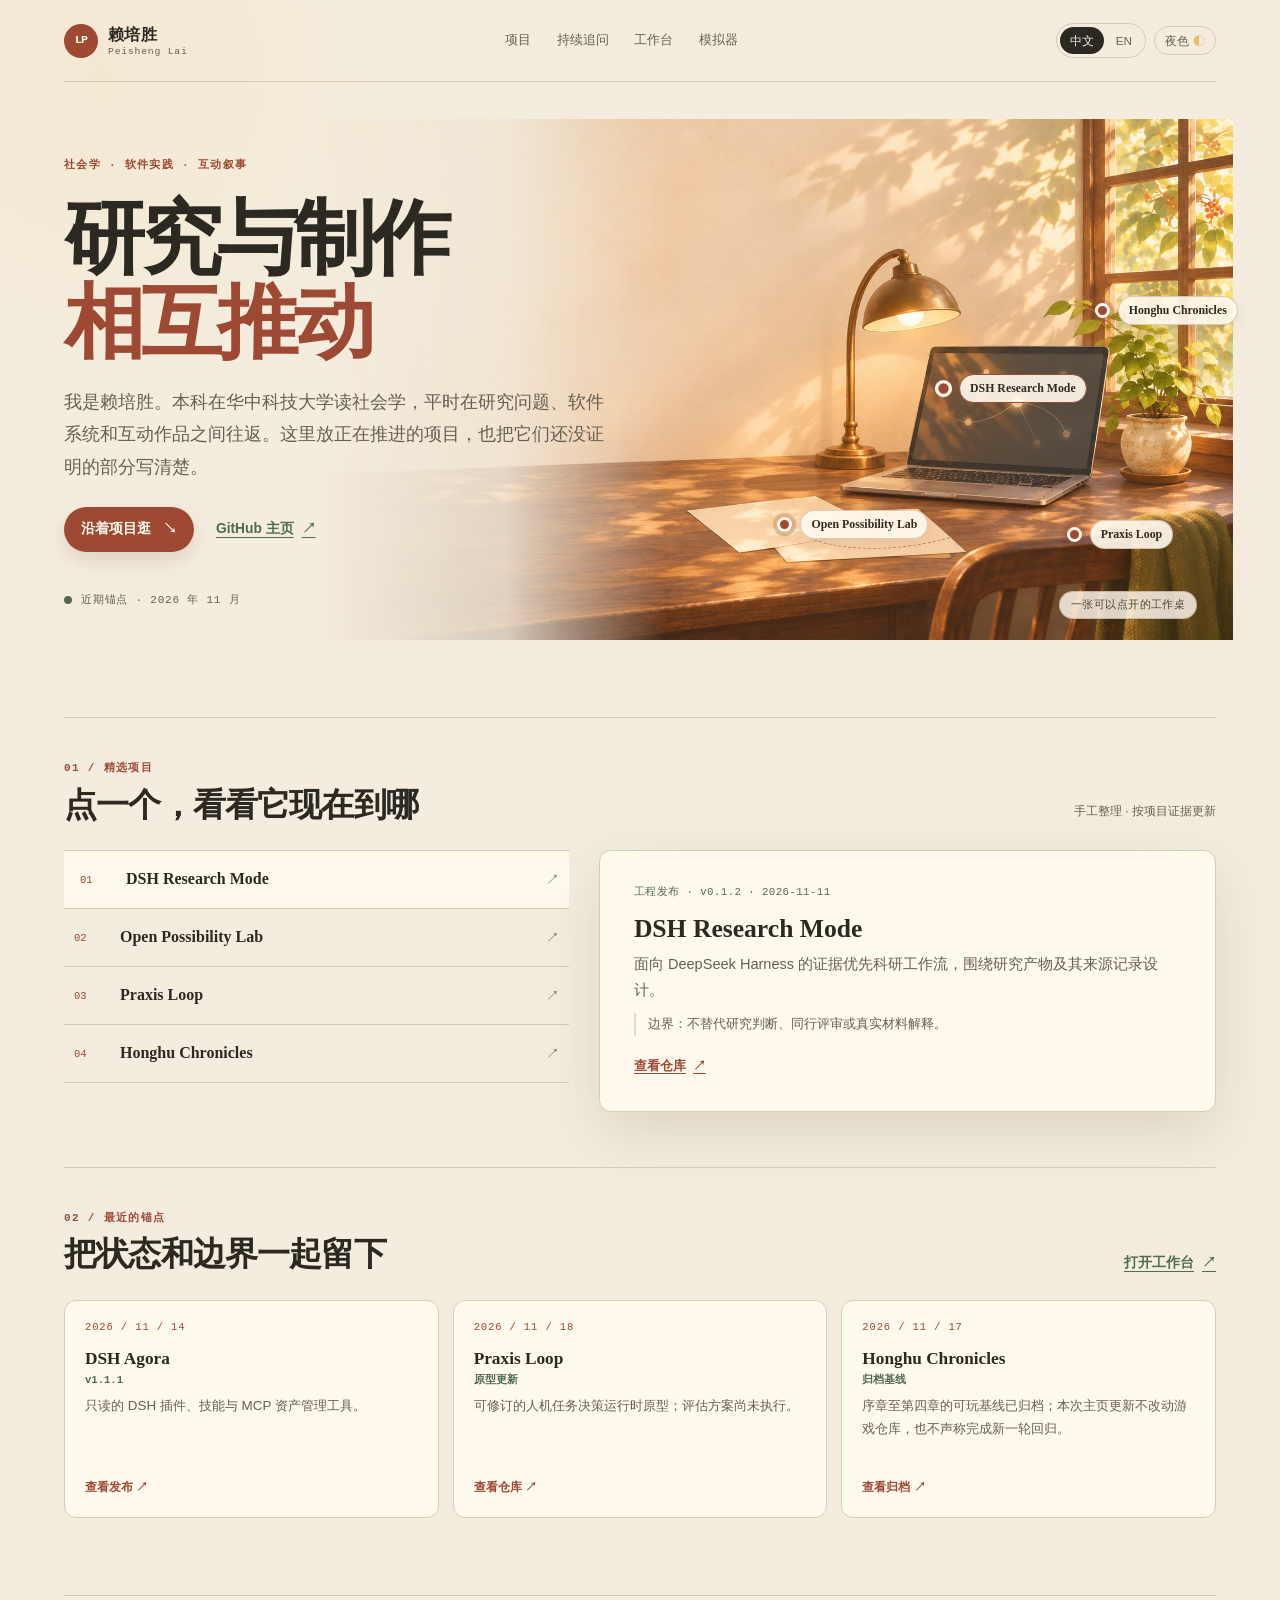
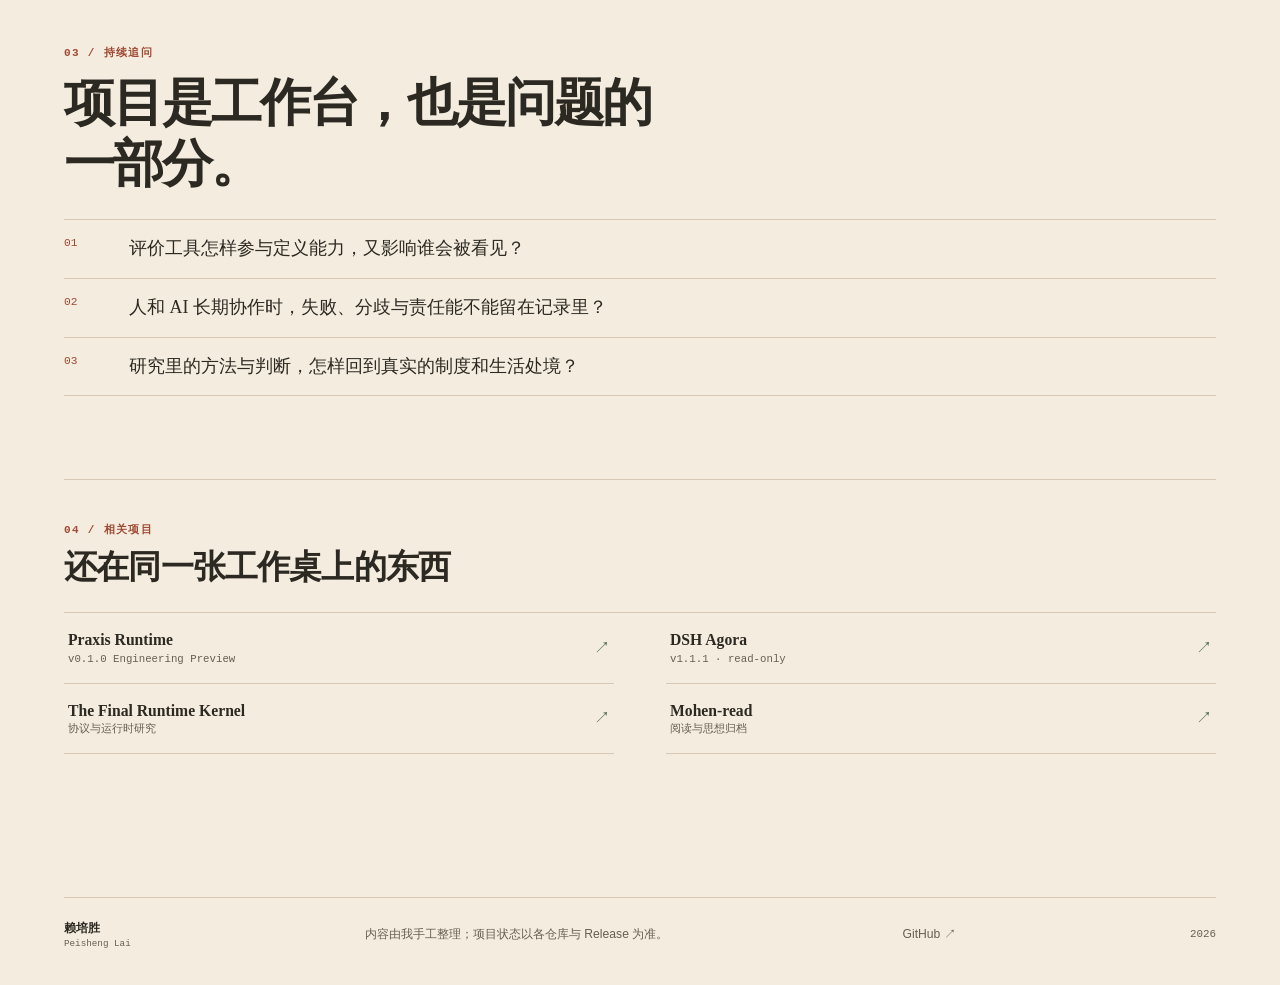
<file: index.html>
<!doctype html>
<html lang="zh-CN" data-title-zh="赖培胜 · 研究与制作" data-title-en="Peisheng Lai · Research and Making" data-description-zh="赖培胜的个人主页：社会学问题、软件实践与互动叙事。" data-description-en="Peisheng Lai's personal homepage: sociological questions, software practice, and interactive narrative.">
<head>
  <meta charset="utf-8"><meta name="viewport" content="width=device-width, initial-scale=1">
  <meta name="description" content="赖培胜的个人主页：社会学问题、软件实践与互动叙事。"><meta name="color-scheme" content="light dark"><meta name="theme-color" content="#f4eddf">
  <title>赖培胜 · 研究与制作</title>
  <link rel="stylesheet" href="assets/tokens.css"><link rel="stylesheet" href="assets/site.css"><link rel="stylesheet" href="assets/home.css">
  <script defer src="assets/site.js"></script><script defer src="assets/home.js"></script>
</head>
<body>
<a class="skip-link" href="#main"><span data-copy-lang="zh">跳到正文</span><span data-copy-lang="en" hidden>Skip to content</span></a>
<div class="site-shell">
  <header class="site-head">
    <a class="brand" href="./" aria-label="赖培胜 · Peisheng Lai"><span class="brand__mark" aria-hidden="true">LP</span><span class="brand__name">赖培胜 <small>Peisheng Lai</small></span></a>
    <nav class="main-nav" aria-label="主要导航" data-aria-zh="主要导航" data-aria-en="Primary navigation">
      <a href="#projects"><span data-copy-lang="zh">项目</span><span data-copy-lang="en" hidden>Projects</span></a>
      <a href="#questions"><span data-copy-lang="zh">持续追问</span><span data-copy-lang="en" hidden>Questions</span></a>
      <a href="desk/"><span data-copy-lang="zh">工作台</span><span data-copy-lang="en" hidden>Workbench</span></a>
      <a href="sandbox/"><span data-copy-lang="zh">模拟器</span><span data-copy-lang="en" hidden>Sandbox</span></a>
    </nav>
    <div class="head-controls">
      <div class="language-switch" role="group" aria-label="语言 / Language" data-aria-zh="语言" data-aria-en="Language"><button type="button" data-language="zh" aria-pressed="true">中文</button><button type="button" data-language="en" aria-pressed="false">EN</button></div>
      <button class="theme-switch" type="button" data-theme-toggle><span data-copy-lang="zh">夜色</span><span data-copy-lang="en" hidden>Night</span><span class="theme-switch__icon" aria-hidden="true">◐</span></button>
    </div>
  </header>
  <main id="main">
    <section class="hero" aria-labelledby="hero-title">
      <div class="hero-copy">
        <p class="eyebrow"><span data-copy-lang="zh">社会学 · 软件实践 · 互动叙事</span><span data-copy-lang="en" hidden>SOCIOLOGY · SOFTWARE PRACTICE · INTERACTIVE NARRATIVE</span></p>
        <h1 id="hero-title"><span data-copy-lang="zh">研究与制作</span><span data-copy-lang="en" hidden>Research and making</span><br><em><span data-copy-lang="zh">相互推动</span><span data-copy-lang="en" hidden>move together</span></em></h1>
        <p class="hero-intro"><span data-copy-lang="zh">我是赖培胜。本科在华中科技大学读社会学，平时在研究问题、软件系统和互动作品之间往返。这里放正在推进的项目，也把它们还没证明的部分写清楚。</span><span data-copy-lang="en" hidden>I’m Peisheng Lai. I study sociology at Huazhong University of Science and Technology and move between research questions, software systems, and interactive projects. This page gathers current work and states what each project has not yet established.</span></p>
        <div class="hero-actions"><a class="button button--primary" href="#projects"><span data-copy-lang="zh">沿着项目逛</span><span data-copy-lang="en" hidden>Explore projects</span><span aria-hidden="true">↘</span></a><a class="text-link" href="https://github.com/peishenglai3-hash"><span data-copy-lang="zh">GitHub 主页</span><span data-copy-lang="en" hidden>GitHub profile</span><span aria-hidden="true">↗</span></a></div>
        <p class="hero-note"><span class="pulse-dot" aria-hidden="true"></span><span data-copy-lang="zh">近期锚点 · 2026 年 11 月</span><span data-copy-lang="en" hidden>Current anchors · November 2026</span></p>
      </div>
      <div class="desk-stage">
        <img class="desk-art" src="assets/study-room.png" width="1660" height="927" alt="">
        <span class="scene-caption"><span data-copy-lang="zh">一张可以点开的工作桌</span><span data-copy-lang="en" hidden>A workbench you can explore</span></span>
        <button class="project-pin pin--research" type="button" data-project="research-mode" aria-controls="project-detail" aria-pressed="true"><span class="pin__dot" aria-hidden="true"></span><span class="pin__label">DSH Research Mode</span></button>
        <button class="project-pin pin--opl" type="button" data-project="open-possibility-lab" aria-controls="project-detail" aria-pressed="false"><span class="pin__dot" aria-hidden="true"></span><span class="pin__label">Open Possibility Lab</span></button>
        <button class="project-pin pin--praxis" type="button" data-project="praxis-loop" aria-controls="project-detail" aria-pressed="false"><span class="pin__dot" aria-hidden="true"></span><span class="pin__label">Praxis Loop</span></button>
        <button class="project-pin pin--honghu" type="button" data-project="honghu-chronicles" aria-controls="project-detail" aria-pressed="false"><span class="pin__dot" aria-hidden="true"></span><span class="pin__label">Honghu Chronicles</span></button>
        <span class="scene-path" aria-hidden="true"></span>
      </div>
    </section>

    <section class="project-dock" id="projects" aria-labelledby="projects-title">
      <div class="section-heading"><div><p class="eyebrow">01 / <span data-copy-lang="zh">精选项目</span><span data-copy-lang="en" hidden>SELECTED PROJECTS</span></p><h2 id="projects-title"><span data-copy-lang="zh">点一个，看看它现在到哪</span><span data-copy-lang="en" hidden>Choose a project to see its current state</span></h2></div><p class="section-aside"><span data-copy-lang="zh">手工整理 · 按项目证据更新</span><span data-copy-lang="en" hidden>Curated by hand · Updated from project evidence</span></p></div>
      <div class="project-layout">
        <div class="project-list" role="group" aria-label="精选项目" data-aria-zh="精选项目" data-aria-en="Selected projects">
          <button type="button" data-project="research-mode" aria-controls="project-detail" aria-pressed="true"><span class="project-index">01</span><span class="project-list__name">DSH Research Mode</span><span class="project-arrow" aria-hidden="true">↗</span></button>
          <button type="button" data-project="open-possibility-lab" aria-controls="project-detail" aria-pressed="false"><span class="project-index">02</span><span class="project-list__name">Open Possibility Lab</span><span class="project-arrow" aria-hidden="true">↗</span></button>
          <button type="button" data-project="praxis-loop" aria-controls="project-detail" aria-pressed="false"><span class="project-index">03</span><span class="project-list__name">Praxis Loop</span><span class="project-arrow" aria-hidden="true">↗</span></button>
          <button type="button" data-project="honghu-chronicles" aria-controls="project-detail" aria-pressed="false"><span class="project-index">04</span><span class="project-list__name">Honghu Chronicles</span><span class="project-arrow" aria-hidden="true">↗</span></button>
        </div>
        <article class="project-detail" id="project-detail" aria-live="polite" aria-atomic="true">
          <p class="project-detail__meta" id="project-meta">工程发布 · v0.1.2 · 2026-11-11</p><h3 id="project-name">DSH Research Mode</h3>
          <p id="project-description">面向 DeepSeek Harness 的证据优先科研工作流，围绕研究产物及其来源记录设计。</p>
          <p class="project-detail__boundary" id="project-boundary">边界：不替代研究判断、同行评审或真实材料解释。</p>
          <a id="project-link" href="https://github.com/peishenglai3-hash/dsh-research-mode" target="_blank" rel="noreferrer"><span data-copy-lang="zh">查看仓库</span><span data-copy-lang="en" hidden>Open repository</span><span aria-hidden="true">↗</span></a>
        </article>
      </div>
    </section>

    <section class="recent-section" aria-labelledby="recent-title">
      <div class="section-heading"><div><p class="eyebrow">02 / <span data-copy-lang="zh">最近的锚点</span><span data-copy-lang="en" hidden>RECENT ANCHORS</span></p><h2 id="recent-title"><span data-copy-lang="zh">把状态和边界一起留下</span><span data-copy-lang="en" hidden>Keep status and limits visible</span></h2></div><a class="text-link" href="desk/"><span data-copy-lang="zh">打开工作台</span><span data-copy-lang="en" hidden>Open workbench</span><span aria-hidden="true">↗</span></a></div>
      <div class="recent-grid">
        <article class="recent-item"><span class="recent-date">2026 / 11 / 14</span><h3>DSH Agora <small>v1.1.1</small></h3><p><span data-copy-lang="zh">只读的 DSH 插件、技能与 MCP 资产管理工具。</span><span data-copy-lang="en" hidden>A read-only asset steward for DSH plugins, skills, and MCPs.</span></p><a href="https://github.com/peishenglai3-hash/dsh-agora/releases/tag/v1.1.1"><span data-copy-lang="zh">查看发布</span><span data-copy-lang="en" hidden>View release</span> ↗</a></article>
        <article class="recent-item"><span class="recent-date">2026 / 11 / 18</span><h3>Praxis Loop <small><span data-copy-lang="zh">原型更新</span><span data-copy-lang="en" hidden>Prototype update</span></small></h3><p><span data-copy-lang="zh">可修订的人机任务决策运行时原型；评估方案尚未执行。</span><span data-copy-lang="en" hidden>A runtime prototype for revisable human–AI task decisions; the evaluation plan has not been run.</span></p><a href="https://github.com/peishenglai3-hash/praxis-loop"><span data-copy-lang="zh">查看仓库</span><span data-copy-lang="en" hidden>View repository</span> ↗</a></article>
        <article class="recent-item"><span class="recent-date">2026 / 11 / 17</span><h3>Honghu Chronicles <small><span data-copy-lang="zh">归档基线</span><span data-copy-lang="en" hidden>Archived baseline</span></small></h3><p><span data-copy-lang="zh">序章至第四章的可玩基线已归档；本次主页更新不改动游戏仓库，也不声称完成新一轮回归。</span><span data-copy-lang="en" hidden>The playable prologue-to-chapter-four baseline is archived. This homepage update leaves the game repository untouched and makes no new regression claim.</span></p><a href="https://github.com/peishenglai3-hash/honghu-chronicles"><span data-copy-lang="zh">查看归档</span><span data-copy-lang="en" hidden>View archive</span> ↗</a></article>
      </div>
    </section>

    <section class="questions-section" id="questions" aria-labelledby="questions-title">
      <p class="eyebrow">03 / <span data-copy-lang="zh">持续追问</span><span data-copy-lang="en" hidden>OPEN QUESTIONS</span></p><h2 id="questions-title"><span data-copy-lang="zh">项目是工作台，也是问题的一部分。</span><span data-copy-lang="en" hidden>Projects are workbenches—and part of the questions.</span></h2>
      <div class="question-lines">
        <p><span>01</span><span data-copy-lang="zh">评价工具怎样参与定义能力，又影响谁会被看见？</span><span data-copy-lang="en" hidden>How do evaluation tools help define ability—and shape who gets recognized?</span></p>
        <p><span>02</span><span data-copy-lang="zh">人和 AI 长期协作时，失败、分歧与责任能不能留在记录里？</span><span data-copy-lang="en" hidden>In long-term human–AI work, can failure, dissent, and responsibility remain visible?</span></p>
        <p><span>03</span><span data-copy-lang="zh">研究里的方法与判断，怎样回到真实的制度和生活处境？</span><span data-copy-lang="en" hidden>How can research methods and judgments return to real institutions and lived conditions?</span></p>
      </div>
    </section>

    <section class="more-projects" aria-labelledby="more-title">
      <div class="section-heading"><div><p class="eyebrow">04 / <span data-copy-lang="zh">相关项目</span><span data-copy-lang="en" hidden>RELATED PROJECTS</span></p><h2 id="more-title"><span data-copy-lang="zh">还在同一张工作桌上的东西</span><span data-copy-lang="en" hidden>More work from the same desk</span></h2></div></div>
      <div class="related-list">
        <a href="https://github.com/peishenglai3-hash/praxis-runtime"><span><b>Praxis Runtime</b><small>v0.1.0 Engineering Preview</small></span><span aria-hidden="true">↗</span></a>
        <a href="https://github.com/peishenglai3-hash/dsh-agora"><span><b>DSH Agora</b><small>v1.1.1 · read-only</small></span><span aria-hidden="true">↗</span></a>
        <a href="https://github.com/peishenglai3-hash/the_final-runtime-kernel"><span><b>The Final Runtime Kernel</b><small><span data-copy-lang="zh">协议与运行时研究</span><span data-copy-lang="en" hidden>Runtime and protocol research</span></small></span><span aria-hidden="true">↗</span></a>
        <a href="https://github.com/peishenglai3-hash/Mohen-read"><span><b>Mohen-read</b><small><span data-copy-lang="zh">阅读与思想归档</span><span data-copy-lang="en" hidden>Reading and thought archive</span></small></span><span aria-hidden="true">↗</span></a>
      </div>
    </section>
  </main>
  <footer class="site-foot"><a class="footer-name" href="./">赖培胜 <span>Peisheng Lai</span></a><p><span data-copy-lang="zh">内容由我手工整理；项目状态以各仓库与 Release 为准。</span><span data-copy-lang="en" hidden>Curated by me; project status follows each repository and release.</span></p><a href="https://github.com/peishenglai3-hash">GitHub ↗</a><span class="foot-year">2026</span></footer>
</div>
</body>
</html>
</file>
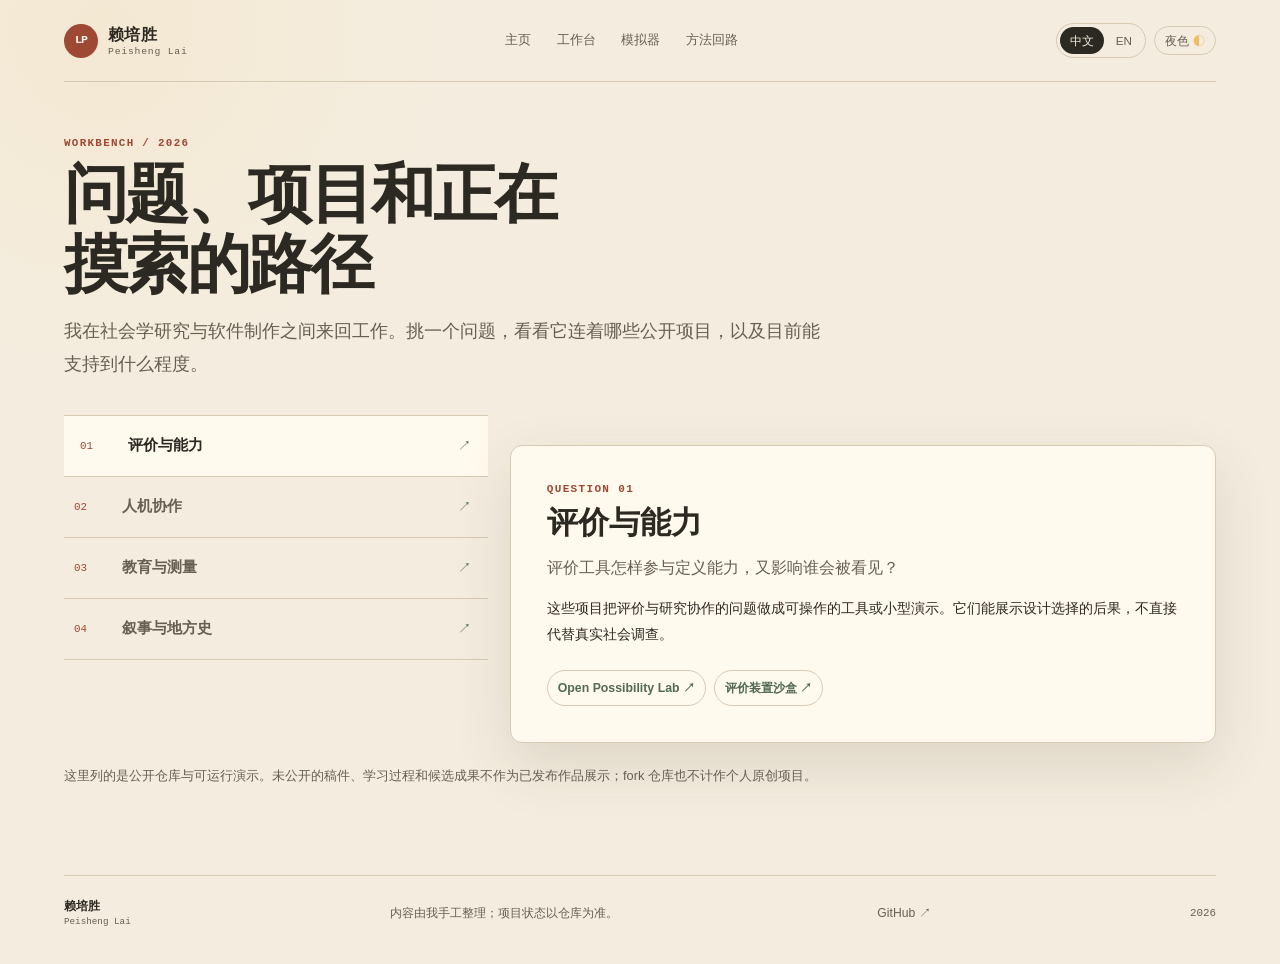
<file: desk/index.html>
<!doctype html>
<html lang="zh-CN" data-title-zh="工作台 · 赖培胜" data-title-en="Workbench · Peisheng Lai" data-description-zh="赖培胜持续追问的问题，以及它们对应的公开项目。" data-description-en="Peisheng Lai's open questions and the public projects connected to them.">
<head>
  <meta charset="utf-8"><meta name="viewport" content="width=device-width, initial-scale=1">
  <meta name="description" content="赖培胜持续追问的问题，以及它们对应的公开项目。">
  <meta name="color-scheme" content="light dark"><title>工作台 · 赖培胜</title>
  <link rel="stylesheet" href="../assets/tokens.css"><link rel="stylesheet" href="../assets/site.css"><link rel="stylesheet" href="../assets/tools.css">
  <script defer src="../assets/site.js"></script><script defer src="../assets/desk.js"></script>
</head>
<body>
<a class="skip-link" href="#main"><span data-copy-lang="zh">跳到正文</span><span data-copy-lang="en" hidden>Skip to content</span></a>
<div class="site-shell">
  <header class="site-head">
    <a class="brand" href="../" aria-label="赖培胜 · Peisheng Lai"><span class="brand__mark" aria-hidden="true">LP</span><span class="brand__name">赖培胜 <small>Peisheng Lai</small></span></a>
    <nav class="main-nav" aria-label="主要导航" data-aria-zh="主要导航" data-aria-en="Primary navigation">
      <a href="../"><span data-copy-lang="zh">主页</span><span data-copy-lang="en" hidden>Home</span></a>
      <a href="./" aria-current="page"><span data-copy-lang="zh">工作台</span><span data-copy-lang="en" hidden>Workbench</span></a>
      <a href="../sandbox/"><span data-copy-lang="zh">模拟器</span><span data-copy-lang="en" hidden>Sandbox</span></a>
      <a href="../field/"><span data-copy-lang="zh">方法回路</span><span data-copy-lang="en" hidden>Method loop</span></a>
    </nav>
    <div class="head-controls">
      <div class="language-switch" role="group" aria-label="语言 / Language" data-aria-zh="语言" data-aria-en="Language"><button type="button" data-language="zh" aria-pressed="true">中文</button><button type="button" data-language="en" aria-pressed="false">EN</button></div>
      <button class="theme-switch" type="button" data-theme-toggle><span data-copy-lang="zh">夜色</span><span data-copy-lang="en" hidden>Night</span><span class="theme-switch__icon" aria-hidden="true">◐</span></button>
    </div>
  </header>
  <main id="main" class="subpage">
    <p class="subpage-kicker">WORKBENCH / 2026</p>
    <h1><span data-copy-lang="zh">问题、项目和正在摸索的路径</span><span data-copy-lang="en" hidden>Questions, projects, and paths in progress</span></h1>
    <p class="subpage-lede"><span data-copy-lang="zh">我在社会学研究与软件制作之间来回工作。挑一个问题，看看它连着哪些公开项目，以及目前能支持到什么程度。</span><span data-copy-lang="en" hidden>I move between sociological research and software making. Choose a question to see the public projects connected to it and what their current evidence supports.</span></p>
    <div class="topic-grid">
      <div class="topic-tabs" role="group" aria-label="持续追问" data-aria-zh="持续追问" data-aria-en="Open questions">
        <button type="button" data-topic="evaluation" aria-pressed="true"><span class="tab-number">01</span><span class="tab-name"><span data-copy-lang="zh">评价与能力</span><span data-copy-lang="en" hidden>Evaluation & ability</span></span><span class="tab-arrow">↗</span></button>
        <button type="button" data-topic="collaboration" aria-pressed="false"><span class="tab-number">02</span><span class="tab-name"><span data-copy-lang="zh">人机协作</span><span data-copy-lang="en" hidden>Human–AI work</span></span><span class="tab-arrow">↗</span></button>
        <button type="button" data-topic="education" aria-pressed="false"><span class="tab-number">03</span><span class="tab-name"><span data-copy-lang="zh">教育与测量</span><span data-copy-lang="en" hidden>Education & measurement</span></span><span class="tab-arrow">↗</span></button>
        <button type="button" data-topic="narrative" aria-pressed="false"><span class="tab-number">04</span><span class="tab-name"><span data-copy-lang="zh">叙事与地方史</span><span data-copy-lang="en" hidden>Narrative & local history</span></span><span class="tab-arrow">↗</span></button>
      </div>
      <article class="topic-detail panel" id="topic-detail" aria-live="polite" aria-atomic="true">
        <p class="eyebrow" id="topic-kicker">QUESTION 01</p>
        <h2 id="topic-title">评价与能力</h2>
        <p class="topic-detail__question" id="topic-question">评价工具怎样参与定义能力，又影响谁会被看见？</p>
        <p class="topic-detail__text" id="topic-text">这里的项目把问题做成可操作的研究工具或小型演示；它们说明设计选择会带来什么变化，不直接代替真实社会调查。</p>
        <ul class="topic-links" id="topic-links"></ul>
      </article>
    </div>
    <p class="workbench-note"><span data-copy-lang="zh">这里列的是公开仓库与可运行演示。未公开的稿件、学习过程和候选成果不作为已发布作品展示；fork 仓库也不计作个人原创项目。</span><span data-copy-lang="en" hidden>This page points to public repositories and runnable demonstrations. Unpublished drafts and candidate work are not presented as released work; forked repositories are not listed as original projects.</span></p>
  </main>
  <footer class="site-foot"><a class="footer-name" href="../">赖培胜 <span>Peisheng Lai</span></a><p><span data-copy-lang="zh">内容由我手工整理；项目状态以仓库为准。</span><span data-copy-lang="en" hidden>Curated by me; project status follows the repositories.</span></p><a href="https://github.com/peishenglai3-hash">GitHub ↗</a><span class="foot-year">2026</span></footer>
</div>
</body>
</html>
</file>
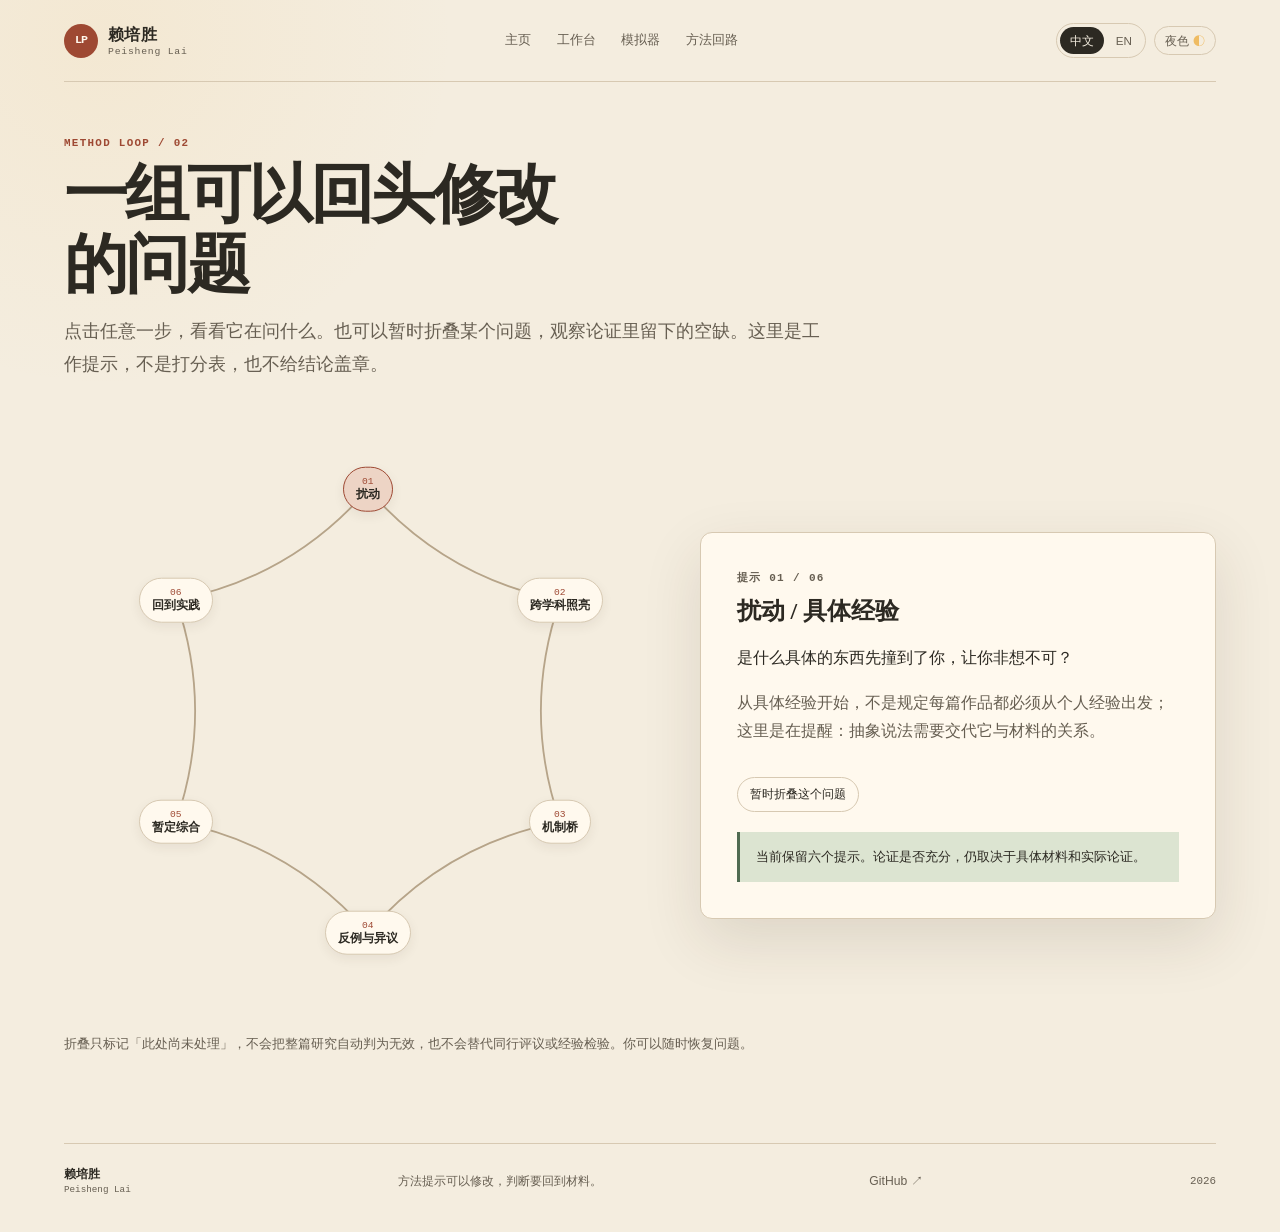
<file: field/index.html>
<!doctype html>
<html lang="zh-CN" data-title-zh="方法回路 · 赖培胜" data-title-en="Method Loop · Peisheng Lai" data-description-zh="一组可以修改的研究问题提示，不给研究结论盖章。" data-description-en="A revisable set of research prompts; it does not certify research conclusions.">
<head>
  <meta charset="utf-8"><meta name="viewport" content="width=device-width, initial-scale=1">
  <meta name="description" content="一组可以修改的研究问题提示，不给研究结论盖章。">
  <meta name="color-scheme" content="light dark"><title>方法回路 · 赖培胜</title>
  <link rel="stylesheet" href="../assets/tokens.css"><link rel="stylesheet" href="../assets/site.css"><link rel="stylesheet" href="../assets/tools.css">
  <script defer src="../assets/site.js"></script><script defer src="../assets/field.js"></script>
</head>
<body>
<a class="skip-link" href="#main"><span data-copy-lang="zh">跳到正文</span><span data-copy-lang="en" hidden>Skip to content</span></a>
<div class="site-shell">
  <header class="site-head">
    <a class="brand" href="../" aria-label="赖培胜 · Peisheng Lai"><span class="brand__mark" aria-hidden="true">LP</span><span class="brand__name">赖培胜 <small>Peisheng Lai</small></span></a>
    <nav class="main-nav" aria-label="主要导航" data-aria-zh="主要导航" data-aria-en="Primary navigation">
      <a href="../"><span data-copy-lang="zh">主页</span><span data-copy-lang="en" hidden>Home</span></a>
      <a href="../desk/"><span data-copy-lang="zh">工作台</span><span data-copy-lang="en" hidden>Workbench</span></a>
      <a href="../sandbox/"><span data-copy-lang="zh">模拟器</span><span data-copy-lang="en" hidden>Sandbox</span></a>
      <a href="./" aria-current="page"><span data-copy-lang="zh">方法回路</span><span data-copy-lang="en" hidden>Method loop</span></a>
    </nav>
    <div class="head-controls">
      <div class="language-switch" role="group" aria-label="语言 / Language" data-aria-zh="语言" data-aria-en="Language"><button type="button" data-language="zh" aria-pressed="true">中文</button><button type="button" data-language="en" aria-pressed="false">EN</button></div>
      <button class="theme-switch" type="button" data-theme-toggle><span data-copy-lang="zh">夜色</span><span data-copy-lang="en" hidden>Night</span><span class="theme-switch__icon" aria-hidden="true">◐</span></button>
    </div>
  </header>
  <main id="main" class="subpage">
    <p class="subpage-kicker">METHOD LOOP / 02</p>
    <h1><span data-copy-lang="zh">一组可以回头修改的问题</span><span data-copy-lang="en" hidden>Questions you can return to and revise</span></h1>
    <p class="subpage-lede"><span data-copy-lang="zh">点击任意一步，看看它在问什么。也可以暂时折叠某个问题，观察论证里留下的空缺。这里是工作提示，不是打分表，也不给结论盖章。</span><span data-copy-lang="en" hidden>Select a step to see its question. You can also temporarily fold a prompt away and inspect the gap left in an argument. This is a working aid, not a scorecard or a stamp of validity.</span></p>

    <div class="loop-layout">
      <div class="loop-wheel" id="loop-wheel" role="group" aria-label="六个研究提示组成的回路" data-aria-zh="六个研究提示组成的回路" data-aria-en="Loop of six research prompts">
        <svg viewBox="0 0 560 560" aria-hidden="true"><g id="loop-paths"></g></svg>
      </div>
      <section class="loop-detail panel" aria-live="polite" aria-atomic="true">
        <p class="eyebrow" id="step-count">PROMPT 01 / 06</p>
        <h2 id="step-title">扰动 / 具体经验</h2>
        <p class="question" id="step-question">是什么具体的东西先撞到了你，让你非想不可？</p>
        <p id="step-note">从具体经验开始，不是规定每篇作品都必须从个人经验出发；这里只是在提醒：抽象说法需要交代它与材料的关系。</p>
        <button class="loop-toggle" id="fold-step" type="button" aria-pressed="false">暂时折叠这个问题</button>
        <div class="loop-state" id="loop-state" aria-live="polite">当前保留六个提示。论证是否充分，仍取决于具体材料和实际论证。</div>
      </section>
    </div>
    <p class="workbench-note"><span data-copy-lang="zh">折叠只标记「此处尚未处理」，不会把整篇研究自动判为无效，也不会替代同行评议或经验检验。你可以随时恢复问题。</span><span data-copy-lang="en" hidden>Folding a prompt only marks an unresolved area. It does not automatically invalidate a study or replace peer review and empirical examination. You can restore any prompt at any time.</span></p>
  </main>
  <footer class="site-foot"><a class="footer-name" href="../">赖培胜 <span>Peisheng Lai</span></a><p><span data-copy-lang="zh">方法提示可以修改，判断要回到材料。</span><span data-copy-lang="en" hidden>Prompts can change; judgment returns to the material.</span></p><a href="https://github.com/peishenglai3-hash">GitHub ↗</a><span class="foot-year">2026</span></footer>
</div>
</body>
</html>
</file>
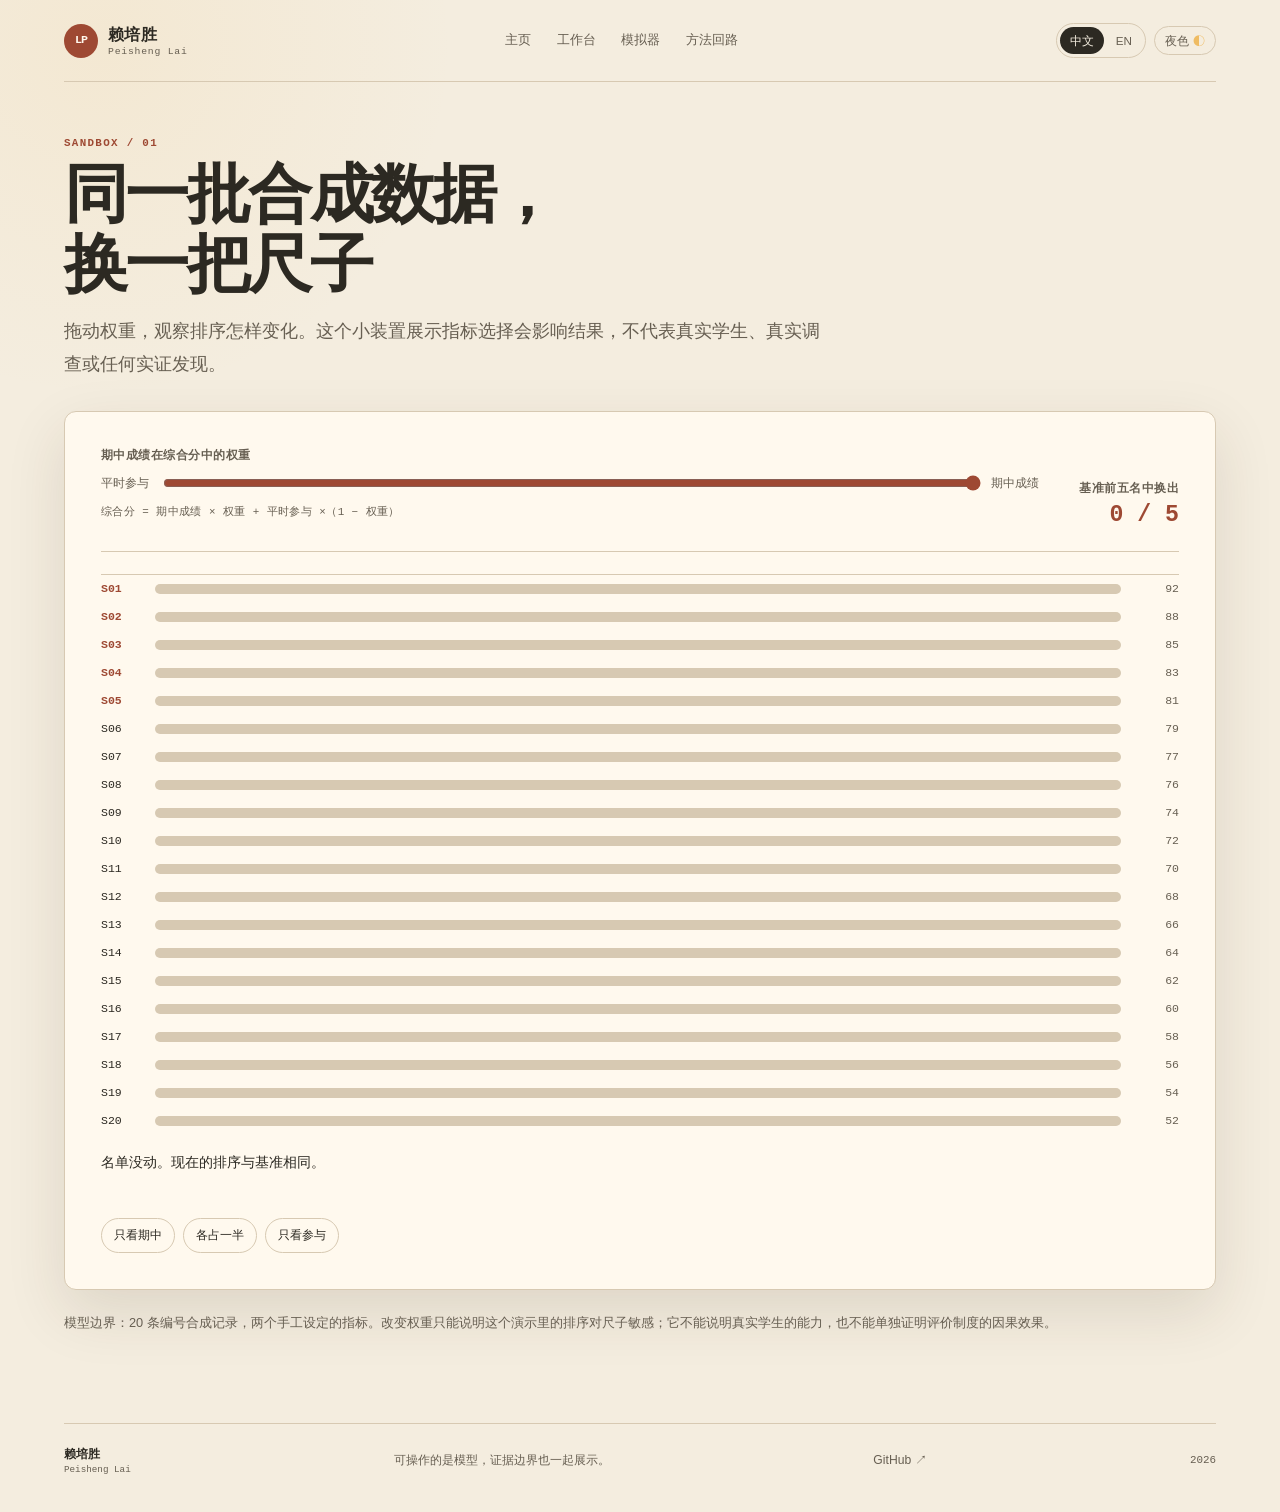
<file: sandbox/index.html>
<!doctype html>
<html lang="zh-CN" data-title-zh="评价装置沙盒 · 赖培胜" data-title-en="Evaluation Sandbox · Peisheng Lai" data-description-zh="一个合成数据演示：改变两项虚构指标的权重，观察排名变化。" data-description-en="A synthetic-data demonstration: change the weights of two fictional measures and observe ranking changes.">
<head>
  <meta charset="utf-8"><meta name="viewport" content="width=device-width, initial-scale=1">
  <meta name="description" content="一个合成数据演示：改变两项虚构指标的权重，观察排名变化。">
  <meta name="color-scheme" content="light dark"><title>评价装置沙盒 · 赖培胜</title>
  <link rel="stylesheet" href="../assets/tokens.css"><link rel="stylesheet" href="../assets/site.css"><link rel="stylesheet" href="../assets/tools.css">
  <script defer src="../assets/site.js"></script><script defer src="../assets/sandbox.js"></script>
</head>
<body>
<a class="skip-link" href="#main"><span data-copy-lang="zh">跳到正文</span><span data-copy-lang="en" hidden>Skip to content</span></a>
<div class="site-shell">
  <header class="site-head">
    <a class="brand" href="../" aria-label="赖培胜 · Peisheng Lai"><span class="brand__mark" aria-hidden="true">LP</span><span class="brand__name">赖培胜 <small>Peisheng Lai</small></span></a>
    <nav class="main-nav" aria-label="主要导航" data-aria-zh="主要导航" data-aria-en="Primary navigation">
      <a href="../"><span data-copy-lang="zh">主页</span><span data-copy-lang="en" hidden>Home</span></a>
      <a href="../desk/"><span data-copy-lang="zh">工作台</span><span data-copy-lang="en" hidden>Workbench</span></a>
      <a href="./" aria-current="page"><span data-copy-lang="zh">模拟器</span><span data-copy-lang="en" hidden>Sandbox</span></a>
      <a href="../field/"><span data-copy-lang="zh">方法回路</span><span data-copy-lang="en" hidden>Method loop</span></a>
    </nav>
    <div class="head-controls">
      <div class="language-switch" role="group" aria-label="语言 / Language" data-aria-zh="语言" data-aria-en="Language"><button type="button" data-language="zh" aria-pressed="true">中文</button><button type="button" data-language="en" aria-pressed="false">EN</button></div>
      <button class="theme-switch" type="button" data-theme-toggle><span data-copy-lang="zh">夜色</span><span data-copy-lang="en" hidden>Night</span><span class="theme-switch__icon" aria-hidden="true">◐</span></button>
    </div>
  </header>
  <main id="main" class="subpage">
    <p class="subpage-kicker">SANDBOX / 01</p>
    <h1><span data-copy-lang="zh">同一批合成数据，换一把尺子</span><span data-copy-lang="en" hidden>Same synthetic records, a different measure</span></h1>
    <p class="subpage-lede"><span data-copy-lang="zh">拖动权重，观察排序怎样变化。这个小装置展示指标选择会影响结果，不代表真实学生、真实调查或任何实证发现。</span><span data-copy-lang="en" hidden>Adjust the weights and watch the ranking change. This small demonstration shows how metric choice affects an outcome; it represents no real students, survey, or empirical finding.</span></p>
    <section class="panel" aria-labelledby="sim-title">
      <div class="sim-controls">
        <div>
          <label for="weight"><span data-copy-lang="zh">期中成绩在综合分中的权重</span><span data-copy-lang="en" hidden>Weight of midterm score in the combined score</span></label>
          <div class="range-row">
            <span><span data-copy-lang="zh">平时参与</span><span data-copy-lang="en" hidden>Participation</span></span>
            <input id="weight" type="range" min="0" max="100" step="1" value="100" aria-describedby="formula-note">
            <span><span data-copy-lang="zh">期中成绩</span><span data-copy-lang="en" hidden>Midterm</span></span>
          </div>
          <p class="small-meta" id="formula-note"><span data-copy-lang="zh">综合分 = 期中成绩 × 权重 + 平时参与 ×（1 − 权重）</span><span data-copy-lang="en" hidden>Combined score = midterm × weight + participation × (1 − weight)</span></p>
        </div>
        <div class="sim-readout"><span class="sim-label"><span data-copy-lang="zh">基准前五名中换出</span><span data-copy-lang="en" hidden>Baseline top-five replaced</span></span><output id="swap-count" aria-live="polite">0 / 5</output></div>
      </div>
      <div class="rank-board" id="rank-board" role="list" aria-label="综合分排名" data-aria-zh="合成分排名" data-aria-en="Synthetic score ranking"></div>
      <p class="sim-verdict" id="sim-summary" aria-live="polite">名单没动。现在的排序与基准相同。</p>
      <div class="preset-row" role="group" aria-label="权重预设" data-aria-zh="权重预设" data-aria-en="Weight presets">
        <button type="button" data-weight="100"><span data-copy-lang="zh">只看期中</span><span data-copy-lang="en" hidden>Midterm only</span></button>
        <button type="button" data-weight="50"><span data-copy-lang="zh">各占一半</span><span data-copy-lang="en" hidden>Equal weights</span></button>
        <button type="button" data-weight="0"><span data-copy-lang="zh">只看参与</span><span data-copy-lang="en" hidden>Participation only</span></button>
      </div>
    </section>
    <p class="workbench-note"><span data-copy-lang="zh">模型边界：20 条编号合成记录，两个手工设定的指标。改变权重只能说明这个演示里的排序对尺子敏感；它不能说明真实学生的能力，也不能单独证明评价制度的因果效果。</span><span data-copy-lang="en" hidden>Model limits: 20 numbered synthetic records and two manually chosen measures. Changing weights only shows that this demonstration's ranking is sensitive to its measures; it says nothing about real students' ability and cannot by itself establish causal effects of an evaluation system.</span></p>
  </main>
  <footer class="site-foot"><a class="footer-name" href="../">赖培胜 <span>Peisheng Lai</span></a><p><span data-copy-lang="zh">可操作的是模型，证据边界也一起展示。</span><span data-copy-lang="en" hidden>The model is interactive; its evidence boundary is part of the display.</span></p><a href="https://github.com/peishenglai3-hash">GitHub ↗</a><span class="foot-year">2026</span></footer>
</div>
</body>
</html>
</file>
<file: assets/tokens.css>
:root {
  color-scheme: light;
  --paper: #f4eddf;
  --paper-raised: #fff9ee;
  --ink: #2c2922;
  --ink-muted: #675f52;
  --line: #d7c9b2;
  --line-strong: #b6a489;
  --accent: #9e4933;
  --accent-soft: #edd4c5;
  --leaf: #506b51;
  --leaf-soft: #dce4d1;
  --sun: #efbc63;
  --wood: #95603e;
  --shadow: 0 22px 60px rgba(61, 43, 23, .12);
  --serif: "Noto Serif SC", "Source Han Serif SC", "Songti SC", "STSong", Georgia, serif;
  --sans: "Inter", -apple-system, BlinkMacSystemFont, "Segoe UI", "PingFang SC", "Microsoft YaHei", "Noto Sans SC", sans-serif;
  --mono: "IBM Plex Mono", ui-monospace, SFMono-Regular, Consolas, monospace;
  --measure: 72rem;
  --radius-sm: 4px;
  --radius-md: 12px;
  --radius-lg: 22px;
}
:root[data-theme="night"] {
  color-scheme: dark;
  --paper: #20251f;
  --paper-raised: #292e27;
  --ink: #f2eadb;
  --ink-muted: #c2b8a5;
  --line: #4a4d41;
  --line-strong: #6e705f;
  --accent: #e28b68;
  --accent-soft: #49352d;
  --leaf: #a3b88c;
  --leaf-soft: #374232;
  --sun: #f1c875;
  --wood: #9c704f;
  --shadow: 0 22px 60px rgba(0, 0, 0, .26);
}
</file>
<file: assets/site.css>
* { box-sizing: border-box; }
html { scroll-behavior: smooth; scroll-padding-top: 88px; }
body {
  margin: 0;
  min-width: 320px;
  background:
    radial-gradient(circle at 8% 3%, rgba(239,188,99,.10), transparent 22rem),
    var(--paper);
  color: var(--ink);
  font-family: var(--sans);
  font-size: 16px;
  line-height: 1.65;
  transition: background-color .25s ease, color .25s ease;
}
body, button, input { font-family: var(--sans); }
a { color: inherit; }
button { color: inherit; }
[hidden] { display: none !important; }
::selection { background: var(--accent-soft); color: var(--ink); }
:focus-visible { outline: 3px solid var(--leaf); outline-offset: 4px; }
.skip-link {
  position: fixed; z-index: 100; left: 12px; top: 12px;
  transform: translateY(-180%); padding: 9px 13px;
  background: var(--ink); color: var(--paper); border-radius: var(--radius-sm);
}
.skip-link:focus { transform: none; }
.site-shell { width: min(var(--measure), calc(100% - 48px)); margin: 0 auto; }
.site-head {
  position: relative; z-index: 5;
  min-height: 82px; display: flex; align-items: center;
  justify-content: space-between; gap: 18px;
  border-bottom: 1px solid var(--line);
}
.brand {
  display: inline-flex; align-items: center; gap: 10px;
  text-decoration: none; white-space: nowrap;
}
.brand__mark {
  width: 34px; height: 34px; display: grid; place-items: center;
  background: var(--accent); color: #fff8ed; border-radius: 50%;
  font: 700 .73rem/1 var(--mono); letter-spacing: -.08em;
}
.brand__name { font-family: var(--serif); font-weight: 650; letter-spacing: .03em; }
.brand__name small { display: block; margin-top: -3px; color: var(--ink-muted); font: 500 .61rem/1.4 var(--mono); letter-spacing: .08em; }
.main-nav { display: flex; align-items: center; justify-content: center; gap: clamp(10px, 2vw, 26px); }
.main-nav a {
  color: var(--ink-muted); text-decoration: none; font-size: .82rem;
  padding: 10px 0; border-bottom: 1px solid transparent; transition: color .18s, border-color .18s;
}
.main-nav a:hover { color: var(--accent); border-color: var(--accent); }
.head-controls { display: flex; align-items: center; gap: 8px; }
.language-switch { display: inline-flex; padding: 3px; gap: 2px; border: 1px solid var(--line); border-radius: 999px; }
.language-switch button, .theme-switch {
  border: 0; background: transparent; cursor: pointer;
  font-size: .73rem; line-height: 1; padding: 8px 10px; border-radius: 999px;
}
.language-switch button { color: var(--ink-muted); }
.language-switch button[aria-pressed="true"] { color: var(--paper); background: var(--ink); }
.theme-switch { border: 1px solid var(--line); color: var(--ink-muted); }
.theme-switch:hover { color: var(--accent); border-color: var(--accent); }
.theme-switch__icon { margin-left: 4px; color: var(--sun); }
.eyebrow {
  margin: 0; color: var(--accent); font: 600 .69rem/1.4 var(--mono);
  letter-spacing: .12em; text-transform: uppercase;
}
.button {
  display: inline-flex; align-items: center; gap: 12px;
  min-height: 45px; padding: 10px 17px; border-radius: 999px;
  text-decoration: none; font-size: .85rem; font-weight: 600;
  transition: transform .18s ease, background-color .18s ease, color .18s ease;
}
.button:hover { transform: translateY(-2px); }
.button--primary { background: var(--accent); color: #fff9ee; box-shadow: 0 8px 18px rgba(117, 57, 39, .15); }
.button--primary:hover { background: #823b2b; }
.text-link { display: inline-flex; align-items: center; gap: 8px; color: var(--leaf); font-size: .86rem; font-weight: 650; text-decoration-thickness: 1px; text-underline-offset: 4px; }
.text-link:hover { color: var(--accent); }
.section-heading { display: flex; align-items: end; justify-content: space-between; gap: 24px; margin-bottom: 26px; }
.section-heading h2 { margin: 7px 0 0; font: 600 clamp(1.45rem, 2.6vw, 2.1rem)/1.25 var(--serif); letter-spacing: -.025em; }
.section-aside { margin: 0 0 4px; color: var(--ink-muted); font-size: .78rem; }
.site-foot {
  display: flex; align-items: center; justify-content: space-between; flex-wrap: wrap;
  gap: 12px 24px; margin-top: 88px; padding: 20px 0 34px;
  border-top: 1px solid var(--line); color: var(--ink-muted); font-size: .76rem;
}
.site-foot p { margin: 0; }
.site-foot a { color: inherit; text-decoration: none; }
.site-foot a:hover { color: var(--accent); }
.footer-name { font-family: var(--serif); font-weight: 650; color: var(--ink) !important; }
.footer-name span { display: block; font: 500 .58rem/1.4 var(--mono); color: var(--ink-muted); }
.foot-year { font: .68rem var(--mono); }
.subpage { padding-top: 44px; }
.subpage h1 { max-width: 17ch; margin: 9px 0 14px; font: 600 clamp(2.2rem, 5vw, 4rem)/1.1 var(--serif); letter-spacing: -.04em; }
.subpage .lede { max-width: 48rem; margin: 0; color: var(--ink-muted); font-size: clamp(1rem, 1.8vw, 1.17rem); line-height: 1.8; }
.panel {
  margin-top: 30px; padding: clamp(20px, 4vw, 36px);
  border: 1px solid var(--line); border-radius: var(--radius-md);
  background: var(--paper-raised); box-shadow: var(--shadow);
}
.note-box {
  padding: 14px 17px; border-left: 3px solid var(--leaf);
  background: var(--leaf-soft); color: var(--ink); font-size: .9rem;
}
.muted { color: var(--ink-muted); }
.inline-link { color: var(--leaf); font-weight: 650; text-underline-offset: 3px; }
.small-meta { color: var(--ink-muted); font: .68rem/1.5 var(--mono); letter-spacing: .04em; }
@media (max-width: 850px) {
  .site-head { align-items: center; flex-wrap: wrap; padding: 14px 0; }
  .main-nav { order: 3; width: 100%; justify-content: flex-start; overflow-x: auto; }
}
@media (max-width: 560px) {
  .site-shell { width: min(100% - 28px, var(--measure)); }
  .brand__mark { width: 31px; height: 31px; }
  .site-head { display: grid; grid-template-columns: minmax(0,1fr) auto; gap: 8px 12px; }
  .brand { grid-column: 1; grid-row: 1; min-width: 0; }
  .head-controls { grid-column: 2; grid-row: 1; gap: 5px; }
  .main-nav { grid-column: 1 / -1; grid-row: 2; order: initial; width: 100%; gap: 18px; margin-top: 2px; }
  .main-nav a { white-space: nowrap; font-size: .77rem; }
  .theme-switch { display: none; }
  .language-switch button { padding: 8px 9px; }
  .site-foot { align-items: flex-start; flex-direction: column; margin-top: 60px; }
  .foot-year { align-self: flex-end; margin-top: -25px; }
}
@media (prefers-reduced-motion: reduce) {
  html { scroll-behavior: auto; }
  *, *::before, *::after { animation-duration: .01ms !important; animation-iteration-count: 1 !important; transition-duration: .01ms !important; }
}
</file>
<file: assets/home.css>
.hero {
  position: relative; min-height: 610px; display: flex; align-items: center;
  padding: 56px 0 68px; isolation: isolate;
}
.hero-copy { position: relative; z-index: 2; width: 48%; max-width: 560px; padding: 20px 0; }
.hero-copy .eyebrow { margin-bottom: 24px; }
.hero h1 {
  margin: 0; max-width: 11em; font: 650 clamp(2.8rem, 6.3vw, 5.5rem)/1.03 var(--serif);
  letter-spacing: -.055em;
}
.hero h1 em { color: var(--accent); font-style: normal; }
.hero-intro { max-width: 34rem; margin: 22px 0 0; color: var(--ink-muted); font-size: clamp(.98rem, 1.5vw, 1.1rem); line-height: 1.85; }
.hero-actions { display: flex; align-items: center; gap: 22px; margin-top: 24px; }
.hero-note { display: flex; align-items: center; gap: 9px; margin: 40px 0 0; color: var(--ink-muted); font: .69rem var(--mono); letter-spacing: .07em; }
.pulse-dot { width: 8px; height: 8px; border-radius: 50%; background: var(--leaf); box-shadow: 0 0 0 0 rgba(80,107,81,.35); animation: pulse 2.8s ease-out infinite; }
@keyframes pulse { 60% { box-shadow: 0 0 0 8px rgba(80,107,81,0); } 100% { box-shadow: 0 0 0 0 rgba(80,107,81,0); } }
.desk-stage {
  position: absolute; z-index: 1; top: 37px; right: -28px;
  width: min(81%, 1040px); aspect-ratio: 1660 / 927;
  pointer-events: none;
}
.desk-art { width: 100%; height: 100%; display: block; object-fit: contain; object-position: center; -webkit-mask-image: linear-gradient(to right, transparent 0%, rgba(0,0,0,.18) 21%, #000 38%); mask-image: linear-gradient(to right, transparent 0%, rgba(0,0,0,.18) 21%, #000 38%); }
.scene-caption {
  position: absolute; right: 5%; bottom: 4%; z-index: 2;
  padding: 6px 11px; border: 1px solid rgba(128,95,56,.28); border-radius: 999px;
  background: rgba(255,249,238,.82); color: #514537; font: .68rem var(--mono); letter-spacing: .04em;
}
.scene-path {
  position: absolute; left: 49%; top: 51%; width: 35%; height: 30%;
  border: 1px dashed rgba(158,73,51,.62); border-color: transparent transparent rgba(158,73,51,.62) transparent;
  border-radius: 0 0 60% 50%; transform: rotate(-12deg); pointer-events: none;
}
.project-pin {
  position: absolute; z-index: 3; pointer-events: auto; display: inline-flex;
  align-items: center; gap: 8px; border: 0; padding: 0; background: transparent;
  cursor: pointer; color: #31291f; font: 600 .74rem/1.25 var(--serif);
  animation: drift 4.8s ease-in-out infinite;
}
.project-pin:nth-of-type(3) { animation-delay: -.9s; }
.project-pin:nth-of-type(4) { animation-delay: -1.8s; }
.project-pin:nth-of-type(5) { animation-delay: -2.7s; }
.pin__dot {
  width: 15px; height: 15px; flex: 0 0 15px; border-radius: 50%;
  background: var(--accent); border: 3px solid #fff6e7;
  box-shadow: 0 0 0 4px rgba(158,73,51,.23), 0 3px 10px rgba(61,43,23,.2);
  transition: transform .2s, box-shadow .2s;
}
.pin__label {
  max-width: 185px; padding: 6px 10px; border: 1px solid rgba(128,95,56,.28);
  border-radius: 999px; background: rgba(255,249,238,.91);
  box-shadow: 0 5px 16px rgba(61,43,23,.08); white-space: nowrap;
}
.project-pin:hover .pin__dot, .project-pin[aria-pressed="true"] .pin__dot { transform: scale(1.15); box-shadow: 0 0 0 7px rgba(158,73,51,.18); }
.project-pin[aria-pressed="true"] .pin__label { border-color: var(--accent); }
.pin--research { left: 67%; top: 49%; }
.pin--opl { left: 50%; top: 75%; }
.pin--praxis { left: 81%; top: 77%; }
.pin--honghu { left: 84%; top: 34%; }
:root[data-theme="night"] .desk-art { filter: brightness(.67) saturate(.82); }
:root[data-theme="night"] .pin__label, :root[data-theme="night"] .scene-caption { background: rgba(32,37,31,.88); color: var(--ink); border-color: var(--line-strong); }
@keyframes drift { 0%,100% { translate: 0 0; } 50% { translate: 0 -4px; } }
.project-dock, .recent-section, .questions-section, .more-projects {
  position: relative; margin-top: 22px; padding: 43px 0 55px; border-top: 1px solid var(--line);
}
.project-dock .section-heading, .recent-section .section-heading, .more-projects .section-heading { margin-bottom: 25px; }
.project-layout { display: grid; grid-template-columns: minmax(270px, .9fr) minmax(0, 1.1fr); gap: 30px; align-items: stretch; }
.project-list { border-top: 1px solid var(--line); }
.project-list button {
  width: 100%; min-height: 58px; display: grid; grid-template-columns: 36px minmax(0,1fr) 20px; gap: 10px;
  align-items: center; padding: 12px 10px; border: 0; border-bottom: 1px solid var(--line);
  text-align: left; background: transparent; cursor: pointer; transition: background .18s, padding .18s;
}
.project-list button:hover, .project-list button[aria-pressed="true"] { padding-left: 16px; background: var(--paper-raised); }
.project-index { color: var(--accent); font: .66rem var(--mono); }
.project-list__name { font: 600 1rem/1.3 var(--serif); }
.project-arrow { color: var(--leaf); text-align: right; }
.project-detail {
  min-height: 248px; display: flex; flex-direction: column; align-items: flex-start;
  padding: clamp(22px, 3.2vw, 34px); border-radius: var(--radius-md);
  border: 1px solid var(--line); background: var(--paper-raised); box-shadow: var(--shadow);
  animation: appear .3s ease both;
}
.project-detail__meta { margin: 0; color: var(--leaf); font: .67rem/1.4 var(--mono); letter-spacing: .04em; }
.project-detail h3 { margin: 13px 0 7px; font: 650 clamp(1.35rem, 2vw, 1.8rem)/1.25 var(--serif); }
.project-detail p:not(.project-detail__meta) { margin: 0; color: var(--ink-muted); font-size: .91rem; line-height: 1.75; }
.project-detail__boundary { margin-top: 10px !important; padding-left: 12px; border-left: 2px solid var(--accent-soft); font-size: .82rem !important; }
.project-detail a { display: inline-flex; align-items: center; gap: 7px; margin-top: auto; padding-top: 19px; color: var(--accent); font-weight: 650; font-size: .82rem; text-decoration-thickness: 1px; text-underline-offset: 3px; }
@keyframes appear { from { opacity: .65; transform: translateY(5px); } to { opacity: 1; transform: none; } }
.recent-section { margin-top: 0; }
.recent-grid { display: grid; grid-template-columns: repeat(3, 1fr); gap: 14px; }
.recent-item { min-height: 218px; display: flex; flex-direction: column; align-items: flex-start; padding: 20px; border: 1px solid var(--line); border-radius: var(--radius-md); background: var(--paper-raised); transition: transform .2s, box-shadow .2s; }
.recent-item:hover { transform: translateY(-3px); box-shadow: var(--shadow); }
.recent-date { color: var(--accent); font: .66rem var(--mono); letter-spacing: .08em; }
.recent-item h3 { margin: 14px 0 7px; font: 650 1.08rem/1.35 var(--serif); }
.recent-item h3 small { display: block; margin-top: 3px; color: var(--leaf); font: 600 .66rem/1.4 var(--mono); }
.recent-item p { margin: 0; color: var(--ink-muted); font-size: .84rem; line-height: 1.7; }
.recent-item a { margin-top: auto; padding-top: 16px; color: var(--accent); font-size: .77rem; font-weight: 650; text-decoration: none; }
.questions-section { padding: 50px 0 61px; }
.questions-section h2 { max-width: 24ch; margin: 12px 0 25px; font: 600 clamp(1.8rem, 4vw, 3.3rem)/1.18 var(--serif); letter-spacing: -.04em; }
.question-lines { border-top: 1px solid var(--line); }
.question-lines p { display: grid; grid-template-columns: 50px minmax(0, 1fr); gap: 15px; margin: 0; padding: 15px 0; border-bottom: 1px solid var(--line); font: 500 clamp(.96rem, 1.5vw, 1.12rem)/1.55 var(--serif); }
.question-lines p > span:first-child { color: var(--accent); font: .7rem/1.6 var(--mono); }
.related-list { display: grid; grid-template-columns: repeat(2, 1fr); border-top: 1px solid var(--line); }
.related-list > a { display: flex; align-items: center; justify-content: space-between; gap: 18px; padding: 16px 4px; border-bottom: 1px solid var(--line); text-decoration: none; transition: color .18s, padding .18s; }
.related-list > a:nth-child(odd) { margin-right: 26px; }
.related-list > a:nth-child(even) { margin-left: 26px; }
.related-list > a:hover { padding-left: 10px; color: var(--accent); }
.related-list b { display: block; font: 650 .98rem/1.35 var(--serif); }
.related-list small { display: block; color: var(--ink-muted); font: .67rem/1.5 var(--mono); }
.related-list > a > span:last-child { color: var(--leaf); }
@media (max-width: 850px) {
  .hero { min-height: 0; display: grid; grid-template-columns: 1fr; padding-top: 55px; }
  .hero-copy { width: 72%; padding-bottom: 0; }
  .desk-stage { position: relative; top: auto; right: auto; width: 100%; margin: -20px 0 0; grid-row: 2; }
  .hero-note { margin-top: 24px; }
  .project-layout { grid-template-columns: 1fr; gap: 19px; }
  .recent-grid { grid-template-columns: 1fr 1fr; }
  .recent-item:last-child { grid-column: 1 / -1; }
}
@media (max-width: 560px) {
  .hero { padding-top: 39px; }
  .hero-copy { width: 100%; }
  .hero-copy .eyebrow { margin-bottom: 15px; }
  .hero h1 { font-size: clamp(2.65rem, 12vw, 4rem); }
  .hero-intro { margin-top: 17px; font-size: .94rem; }
  .hero-actions { gap: 16px; }
  .hero-note { margin-top: 20px; }
  .desk-stage { width: calc(100% + 20px); margin: 0 -10px; aspect-ratio: 1.48; overflow: hidden; }
  .desk-art { object-fit: cover; object-position: 69% center; }
  .project-pin { gap: 5px; font-size: .61rem; }
  .pin__dot { width: 12px; height: 12px; flex-basis: 12px; }
  .pin__label { max-width: 120px; padding: 5px 7px; white-space: normal; }
  .pin--research { left: 42%; top: 45%; }
  .pin--opl { left: 16%; top: 73%; }
  .pin--praxis { left: 58%; top: 79%; }
  .pin--honghu { left: 47%; top: 27%; }
  .scene-path { left: 43%; top: 43%; width: 41%; height: 35%; }
  .scene-caption { display: none; }
  .project-dock, .recent-section, .questions-section, .more-projects { padding: 34px 0 43px; }
  .section-heading { align-items: flex-start; flex-direction: column; gap: 13px; }
  .section-heading h2 { font-size: 1.5rem; }
  .section-aside { font-size: .7rem; }
  .project-list button { grid-template-columns: 29px minmax(0,1fr) 18px; min-height: 54px; }
  .project-list__name { font-size: .91rem; }
  .recent-grid { grid-template-columns: 1fr; }
  .recent-item, .recent-item:last-child { grid-column: auto; min-height: 180px; }
  .related-list { grid-template-columns: 1fr; }
  .related-list > a:nth-child(odd), .related-list > a:nth-child(even) { margin-left: 0; margin-right: 0; }
  .question-lines p { grid-template-columns: 32px minmax(0, 1fr); gap: 9px; }
}
</file>
<file: assets/tools.css>
.subpage-top { display: flex; align-items: center; justify-content: space-between; gap: 18px; }
.subpage-kicker { color: var(--accent); font: 600 .68rem var(--mono); letter-spacing: .12em; }
.subpage-top h1 { margin: 8px 0 14px; font: 650 clamp(2.2rem, 5.5vw, 4rem)/1.12 var(--serif); letter-spacing: -.045em; }
.subpage-lede { max-width: 48rem; margin: 0; color: var(--ink-muted); font-size: clamp(1rem, 1.7vw, 1.12rem); line-height: 1.85; }
.topic-grid { display: grid; grid-template-columns: minmax(250px, .75fr) minmax(0, 1.25fr); gap: 22px; align-items: stretch; margin-top: 34px; }
.topic-tabs { display: flex; flex-direction: column; border-top: 1px solid var(--line); }
.topic-tabs button {
  display: grid; grid-template-columns: 38px 1fr 20px; align-items: center; gap: 10px;
  min-height: 61px; padding: 12px 10px; border: 0; border-bottom: 1px solid var(--line);
  background: transparent; color: var(--ink-muted); text-align: left; cursor: pointer;
  transition: background .18s, color .18s, padding .18s;
}
.topic-tabs button:hover, .topic-tabs button[aria-pressed="true"] { padding-left: 16px; color: var(--ink); background: var(--paper-raised); }
.topic-tabs .tab-number { color: var(--accent); font: .68rem var(--mono); }
.topic-tabs .tab-name { font: 600 .96rem/1.35 var(--serif); }
.topic-tabs .tab-arrow { color: var(--leaf); }
.topic-detail { display: flex; flex-direction: column; min-height: 278px; }
.topic-detail h2 { margin: 7px 0 10px; font: 650 clamp(1.45rem, 2.4vw, 2rem)/1.28 var(--serif); }
.topic-detail__question { margin: 0 0 15px; color: var(--ink-muted); font: 500 1rem/1.7 var(--serif); }
.topic-detail__text { margin: 0; font-size: .9rem; line-height: 1.8; }
.topic-links { display: flex; flex-wrap: wrap; gap: 8px; margin: auto 0 0; padding: 22px 0 0; list-style: none; }
.topic-links a { display: inline-flex; align-items: center; gap: 6px; padding: 7px 10px; border: 1px solid var(--line); border-radius: 999px; color: var(--leaf); font-size: .77rem; font-weight: 650; text-decoration: none; transition: border-color .18s, color .18s, transform .18s; }
.topic-links a:hover { border-color: var(--accent); color: var(--accent); transform: translateY(-1px); }
.workbench-note { margin-top: 22px; color: var(--ink-muted); font-size: .8rem; line-height: 1.75; }
.sim-controls { display: grid; grid-template-columns: minmax(0,1fr) auto; align-items: end; gap: 20px; padding-bottom: 20px; border-bottom: 1px solid var(--line); }
.sim-controls label, .sim-label { display: block; color: var(--ink-muted); font: 600 .73rem/1.5 var(--mono); letter-spacing: .04em; }
.range-row { display: grid; grid-template-columns: max-content minmax(100px,1fr) max-content; gap: 12px; align-items: center; margin-top: 8px; }
.range-row span { color: var(--ink-muted); font-size: .72rem; white-space: nowrap; }
input[type="range"] { width: 100%; accent-color: var(--accent); }
.sim-readout { min-width: 120px; text-align: right; }
.sim-readout output { display: block; color: var(--accent); font: 650 1.45rem/1.4 var(--mono); }
.rank-board { position: relative; margin-top: 22px; border-top: 1px solid var(--line); }
.rank-row { position: absolute; left: 0; right: 0; display: grid; grid-template-columns: 42px 1fr 46px; align-items: center; gap: 12px; height: 27px; transition: transform .32s cubic-bezier(.2,.8,.2,1), opacity .25s; font: .72rem var(--mono); }
.rank-row[aria-current="true"] .rank-id { color: var(--accent); font-weight: 700; }
.rank-track { position: relative; height: 10px; border-radius: 999px; background: var(--line); overflow: hidden; }
.rank-bar { height: 100%; width: 0; border-radius: inherit; background: var(--leaf); transition: width .25s; }
.rank-row[aria-current="true"] .rank-bar { background: var(--accent); }
.rank-value { text-align: right; color: var(--ink-muted); }
.preset-row { display: flex; flex-wrap: wrap; gap: 8px; margin-top: 22px; }
.preset-row button, .loop-toggle {
  border: 1px solid var(--line); border-radius: 999px; padding: 8px 12px;
  background: var(--paper-raised); cursor: pointer; font-size: .77rem;
}
.preset-row button:hover, .loop-toggle:hover { border-color: var(--accent); color: var(--accent); }
.sim-verdict { min-height: 45px; margin: 17px 0 0; color: var(--ink); font-size: .88rem; }
.loop-layout { display: grid; grid-template-columns: minmax(330px,1fr) minmax(260px,.85fr); gap: 28px; align-items: center; margin-top: 30px; }
.loop-wheel { position: relative; width: min(100%, 600px); aspect-ratio: 1; margin: auto; }
.loop-wheel svg { position: absolute; inset: 0; width: 100%; height: 100%; }
.loop-wheel path { fill: none; stroke: var(--line-strong); stroke-width: 1.7; transition: stroke .2s, stroke-dasharray .2s; }
.loop-wheel path.is-cut { stroke: var(--line); stroke-dasharray: 4 7; }
.loop-step {
  position: absolute; transform: translate(-50%,-50%); max-width: 132px;
  border: 1px solid var(--line); border-radius: 999px; padding: 8px 12px;
  background: var(--paper-raised); color: var(--ink); font: 600 .78rem/1.25 var(--serif);
  cursor: pointer; box-shadow: 0 4px 12px rgba(61,43,23,.07); transition: border-color .18s, transform .18s, background .18s;
}
.loop-step:hover { transform: translate(-50%,-50%) scale(1.04); border-color: var(--accent); }
.loop-step[aria-pressed="true"] { border-color: var(--accent); background: var(--accent-soft); }
.loop-step.is-cut { opacity: .56; text-decoration: line-through; }
.loop-step .step-no { display: block; color: var(--accent); font: .6rem var(--mono); }
.loop-detail h2 { margin: 8px 0 12px; font: 650 1.5rem/1.3 var(--serif); }
.loop-detail p { color: var(--ink-muted); line-height: 1.75; }
.loop-detail .question { color: var(--ink); font: 500 1.03rem/1.7 var(--serif); }
.loop-state { margin-top: 20px; padding: 14px 16px; border-left: 3px solid var(--leaf); background: var(--leaf-soft); font-size: .84rem; line-height: 1.7; }
.loop-toggle { margin-top: 16px; color: var(--ink); }
@media (max-width: 760px) {
  .topic-grid, .loop-layout { grid-template-columns: 1fr; }
  .topic-tabs { display: grid; grid-template-columns: 1fr 1fr; }
  .topic-tabs button { grid-template-columns: 30px 1fr 12px; min-height: 54px; }
  .loop-wheel { width: min(100%, 480px); }
}
@media (max-width: 520px) {
  .sim-controls { grid-template-columns: 1fr; align-items: start; }
  .sim-readout { text-align: left; }
  .range-row { grid-template-columns: 1fr; gap: 6px; }
  .range-row input { grid-row: 2; }
  .range-row span:last-child { text-align: right; }
  .loop-step { max-width: 98px; padding: 6px 8px; font-size: .68rem; }
}
</file>
